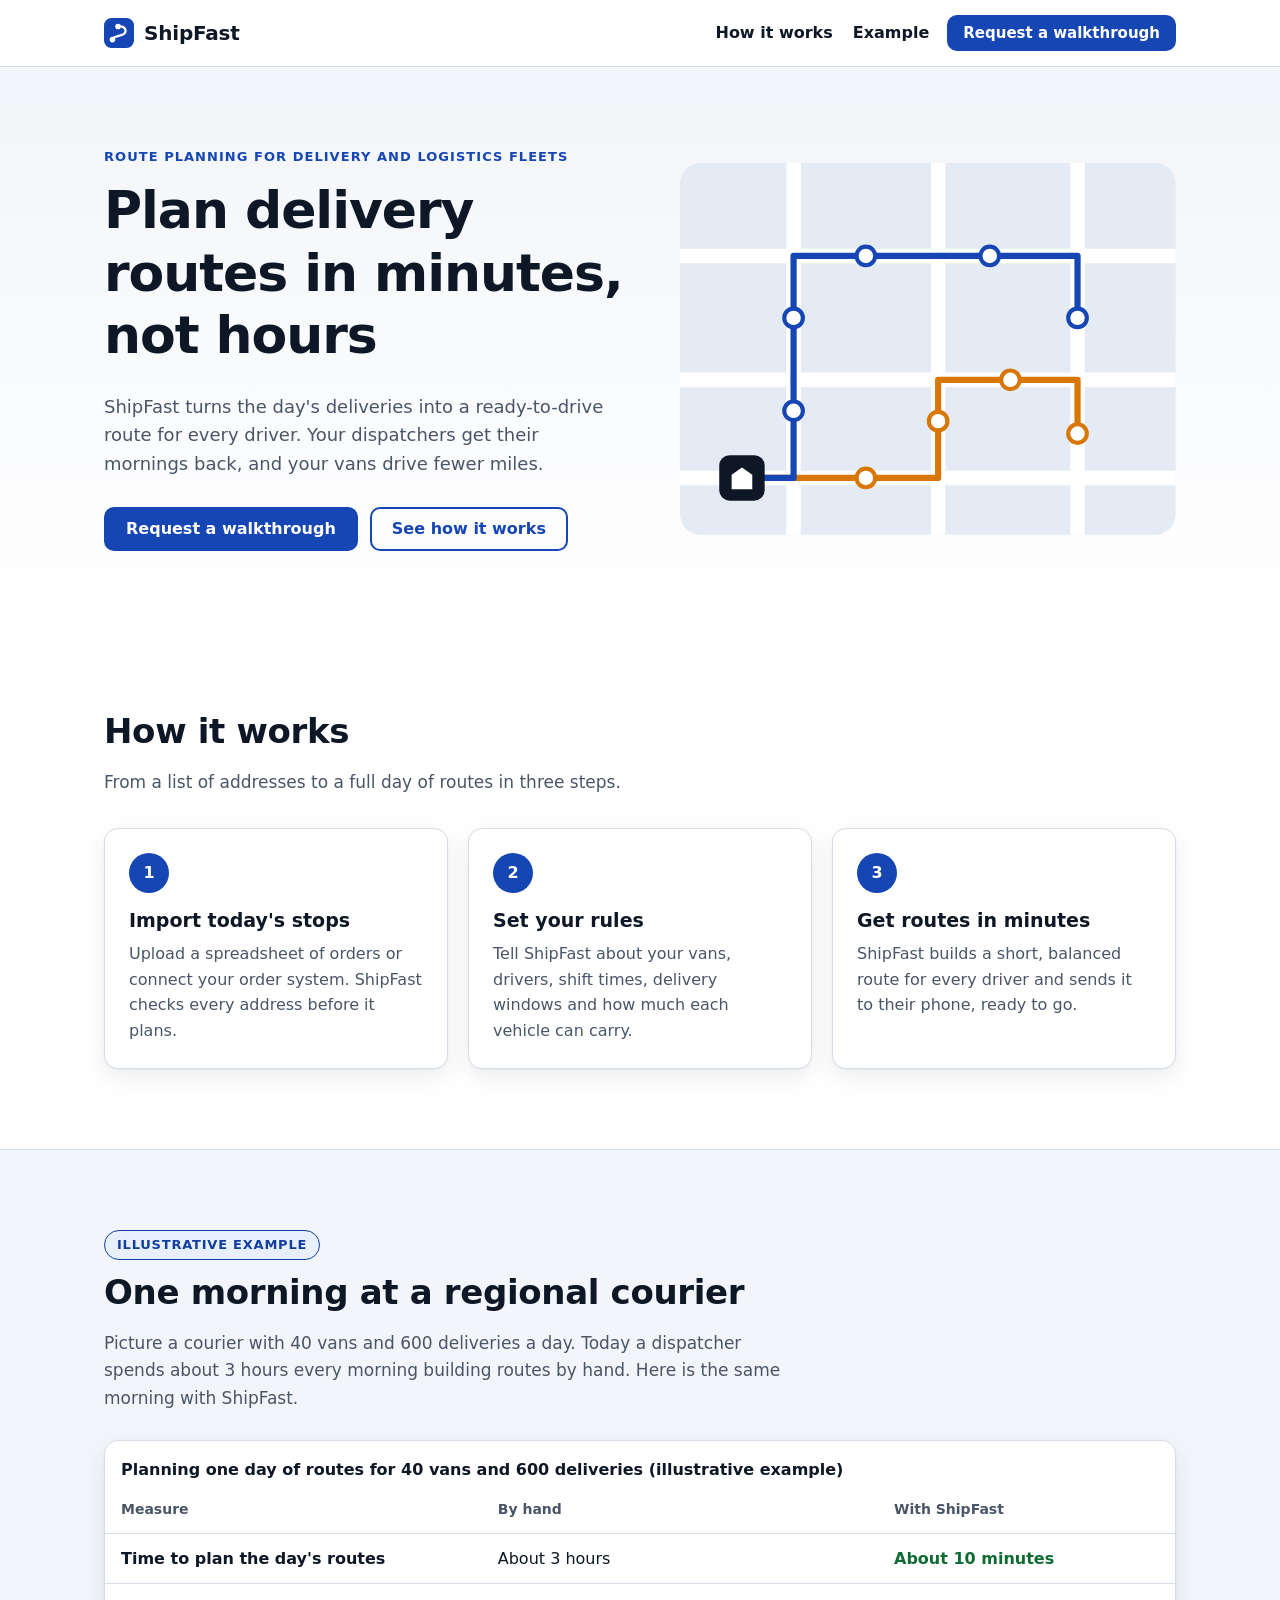
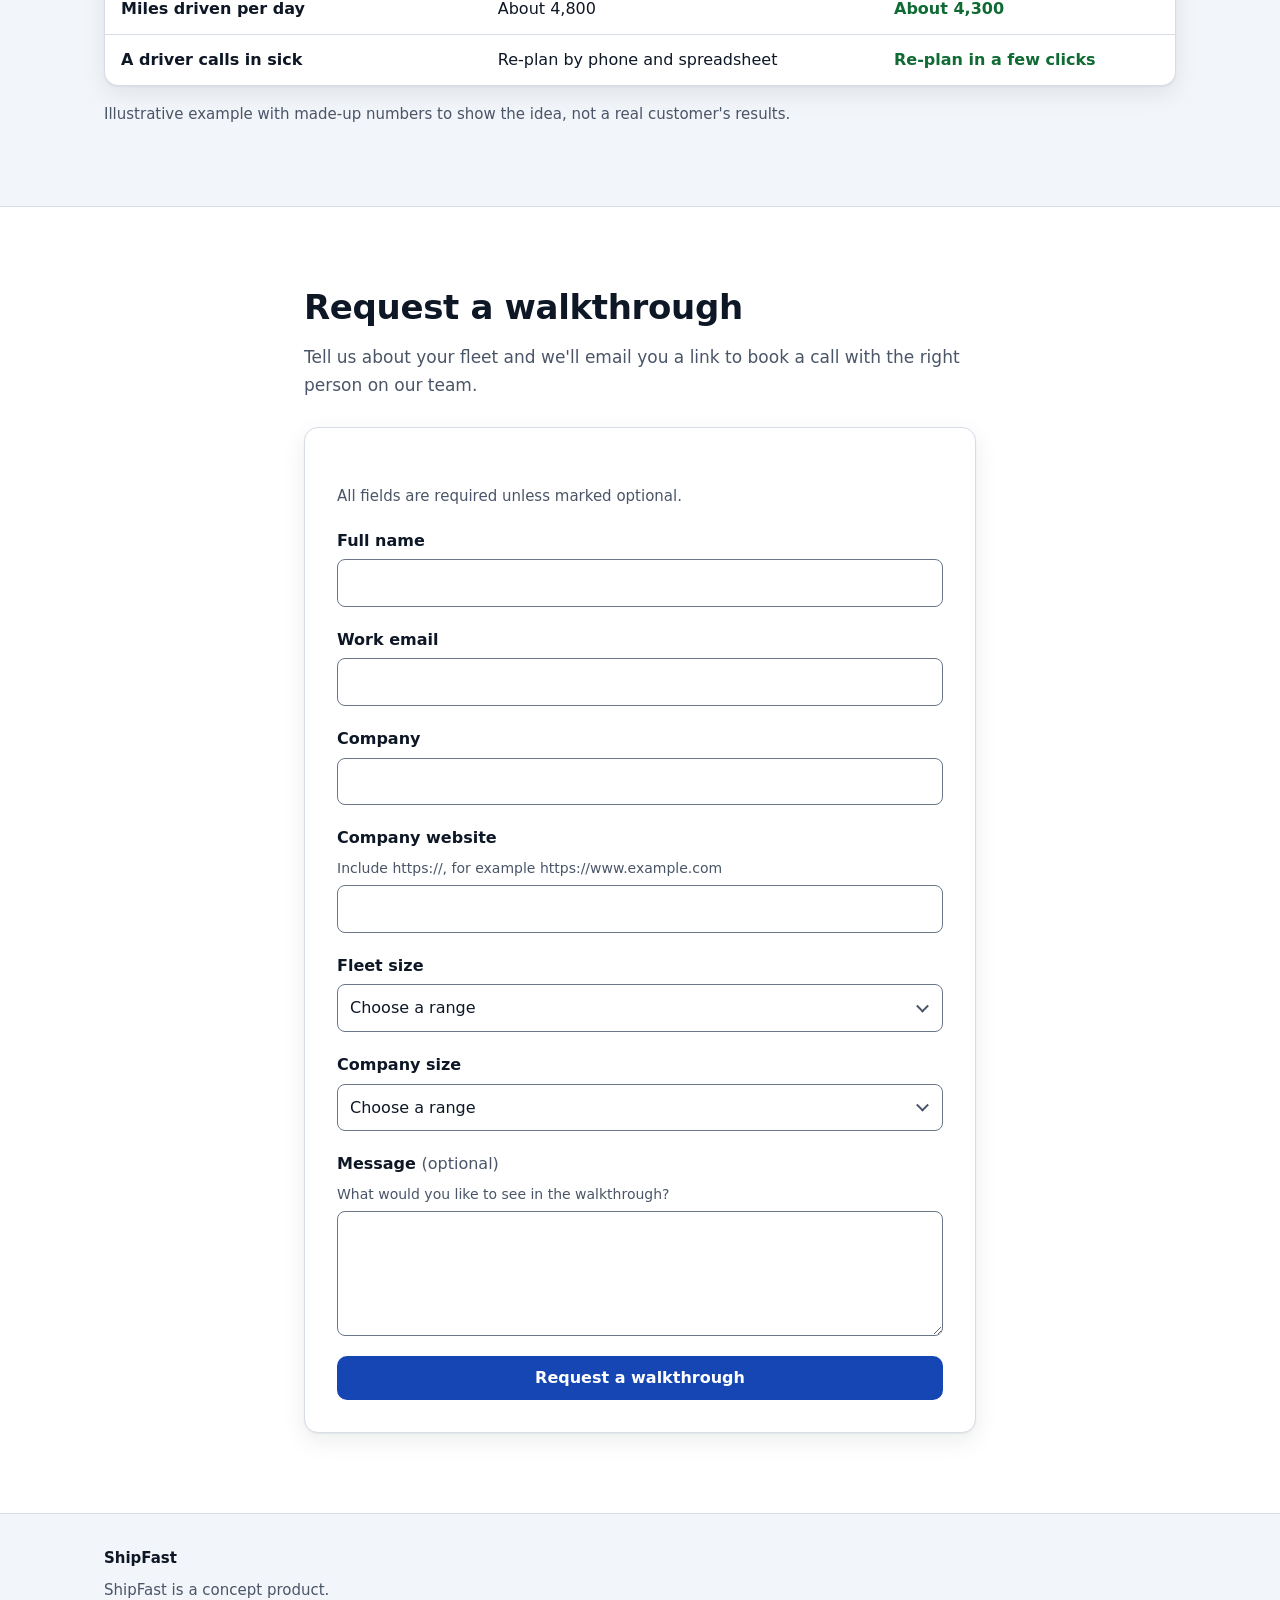
<file: index.html>
<!doctype html>
<html lang="en">
<head>
  <meta charset="utf-8">
  <meta name="viewport" content="width=device-width, initial-scale=1">
  <meta name="robots" content="noindex, nofollow">
  <meta name="color-scheme" content="light dark">
  <meta name="description" content="ShipFast plans delivery routes for your whole fleet in minutes instead of hours.">
  <title>ShipFast | Plan delivery routes in minutes</title>
  <link rel="icon" href="data:image/svg+xml,%3Csvg%20xmlns='http://www.w3.org/2000/svg'%20viewBox='0%200%2032%2032'%3E%3Crect%20width='32'%20height='32'%20rx='8'%20fill='%231546b3'/%3E%3Cpath%20d='M9%2023c0-5%2014-3%2014-9s-8-5-8-5'%20fill='none'%20stroke='%23fff'%20stroke-width='2.5'%20stroke-linecap='round'/%3E%3Ccircle%20cx='9'%20cy='23'%20r='3'%20fill='%23fff'/%3E%3Ccircle%20cx='15'%20cy='9'%20r='3'%20fill='%23fff'/%3E%3C/svg%3E">
  <link rel="stylesheet" href="styles.css">
</head>
<body>
  <a class="skip-link" href="#main">Skip to main content</a>

  <header class="site-header">
    <div class="container header-inner">
      <a class="brand" href="index.html">
        <svg width="30" height="30" viewBox="0 0 32 32" aria-hidden="true" focusable="false">
          <rect class="logo-bg" width="32" height="32" rx="8" fill="#1546b3"/>
          <path class="logo-mark" d="M9 23c0-5 14-3 14-9s-8-5-8-5" fill="none" stroke="#ffffff" stroke-width="2.5" stroke-linecap="round"/>
          <circle class="logo-dot" cx="9" cy="23" r="3" fill="#ffffff"/>
          <circle class="logo-dot" cx="15" cy="9" r="3" fill="#ffffff"/>
        </svg>
        <span>ShipFast</span>
      </a>
      <nav class="site-nav" aria-label="Main">
        <a href="#how">How it works</a>
        <a href="#example">Example</a>
        <a class="button button-small" href="#walkthrough">Request a walkthrough</a>
      </nav>
    </div>
  </header>

  <main id="main">
    <section class="hero" aria-labelledby="hero-title">
      <div class="container hero-inner">
        <div class="hero-text">
          <p class="eyebrow">Route planning for delivery and logistics fleets</p>
          <h1 id="hero-title">Plan delivery routes in minutes, not hours</h1>
          <p class="lead">ShipFast turns the day's deliveries into a ready-to-drive route for every driver. Your dispatchers get their mornings back, and your vans drive fewer miles.</p>
          <div class="hero-actions">
            <a class="button" href="#walkthrough">Request a walkthrough</a>
            <a class="button button-secondary" href="#how">See how it works</a>
          </div>
        </div>

        <div class="hero-art">
          <!-- Decorative illustration: two delivery routes leaving one depot -->
          <svg width="480" height="360" viewBox="0 0 480 360" aria-hidden="true" focusable="false">
            <rect class="map-bg" width="480" height="360" rx="20" fill="#e4ebf5"/>
            <g class="map-street" fill="none" stroke="#ffffff" stroke-width="14">
              <path d="M0 90H480M0 210H480M0 305H480M110 0V360M250 0V360M385 0V360"/>
            </g>
            <path class="route-b" d="M60 305H250V210H385V262" fill="none" stroke="#d97706" stroke-width="6" stroke-linecap="round" stroke-linejoin="round"/>
            <path class="route-a" d="M60 305H110V90H385V150" fill="none" stroke="#1546b3" stroke-width="6" stroke-linecap="round" stroke-linejoin="round"/>
            <g class="stop stop-b" fill="#ffffff" stroke="#d97706" stroke-width="4">
              <circle cx="180" cy="305" r="9"/>
              <circle cx="250" cy="250" r="9"/>
              <circle cx="320" cy="210" r="9"/>
              <circle cx="385" cy="262" r="9"/>
            </g>
            <g class="stop stop-a" fill="#ffffff" stroke="#1546b3" stroke-width="4">
              <circle cx="110" cy="240" r="9"/>
              <circle cx="110" cy="150" r="9"/>
              <circle cx="180" cy="90" r="9"/>
              <circle cx="300" cy="90" r="9"/>
              <circle cx="385" cy="150" r="9"/>
            </g>
            <rect class="depot" x="38" y="283" width="44" height="44" rx="10" fill="#0e1726"/>
            <path class="depot-mark" d="M50 316V302L60 295L70 302V316Z" fill="#ffffff"/>
          </svg>
        </div>
      </div>
    </section>

    <section id="how" class="section" aria-labelledby="how-title">
      <div class="container">
        <h2 id="how-title">How it works</h2>
        <p class="section-intro">From a list of addresses to a full day of routes in three steps.</p>
        <ol class="steps" role="list">
          <li class="step">
            <span class="step-num"><span class="sr-only">Step </span>1</span>
            <h3>Import today's stops</h3>
            <p>Upload a spreadsheet of orders or connect your order system. ShipFast checks every address before it plans.</p>
          </li>
          <li class="step">
            <span class="step-num"><span class="sr-only">Step </span>2</span>
            <h3>Set your rules</h3>
            <p>Tell ShipFast about your vans, drivers, shift times, delivery windows and how much each vehicle can carry.</p>
          </li>
          <li class="step">
            <span class="step-num"><span class="sr-only">Step </span>3</span>
            <h3>Get routes in minutes</h3>
            <p>ShipFast builds a short, balanced route for every driver and sends it to their phone, ready to go.</p>
          </li>
        </ol>
      </div>
    </section>

    <section id="example" class="section section-alt" aria-labelledby="example-title">
      <div class="container">
        <p class="badge">Illustrative example</p>
        <h2 id="example-title">One morning at a regional courier</h2>
        <p class="section-intro">Picture a courier with 40 vans and 600 deliveries a day. Today a dispatcher spends about 3 hours every morning building routes by hand. Here is the same morning with ShipFast.</p>
        <div class="table-card">
          <table class="compare">
            <caption>Planning one day of routes for 40 vans and 600 deliveries (illustrative example)</caption>
            <thead>
              <tr>
                <th scope="col">Measure</th>
                <th scope="col">By hand</th>
                <th scope="col">With ShipFast</th>
              </tr>
            </thead>
            <tbody>
              <tr>
                <th scope="row">Time to plan the day's routes</th>
                <td>About 3 hours</td>
                <td class="win">About 10 minutes</td>
              </tr>
              <tr>
                <th scope="row">Miles driven per day</th>
                <td>About 4,800</td>
                <td class="win">About 4,300</td>
              </tr>
              <tr>
                <th scope="row">A driver calls in sick</th>
                <td>Re-plan by phone and spreadsheet</td>
                <td class="win">Re-plan in a few clicks</td>
              </tr>
            </tbody>
          </table>
        </div>
        <p class="disclaimer">Illustrative example with made-up numbers to show the idea, not a real customer's results.</p>
      </div>
    </section>

    <section id="walkthrough" class="section" aria-labelledby="walkthrough-title">
      <div class="container narrow">
        <h2 id="walkthrough-title">Request a walkthrough</h2>
        <p class="section-intro">Tell us about your fleet and we'll email you a link to book a call with the right person on our team.</p>

        <div class="form-card">
          <!--
            Field names and values must match the data contract that Make W2 expects.
            autocomplete="off" on the personal fields is on purpose, so browsers don't
            fill in anyone's saved name, email or employer.
          -->
          <form method="post" action="https://hook.eu1.make.com/b7gplh6mo32exwk5lcnyzbk5jw46yurq">
            <p class="form-note">All fields are required unless marked optional.</p>

            <div class="field">
              <label for="full_name">Full name</label>
              <input type="text" id="full_name" name="full_name" required maxlength="100" autocomplete="off">
            </div>

            <div class="field">
              <label for="work_email">Work email</label>
              <input type="email" id="work_email" name="work_email" required maxlength="254" autocomplete="off">
            </div>

            <div class="field">
              <label for="company">Company</label>
              <input type="text" id="company" name="company" required maxlength="120" autocomplete="off">
            </div>

            <div class="field">
              <label for="website">Company website</label>
              <p class="hint" id="website-hint">Include https://, for example https://www.example.com</p>
              <input type="url" id="website" name="website" required maxlength="200" autocomplete="off" aria-describedby="website-hint">
            </div>

            <div class="field">
              <label for="fleet_size">Fleet size</label>
              <div class="select-wrap">
                <select id="fleet_size" name="fleet_size" required>
                  <option value="">Choose a range</option>
                  <option value="1-9">1–9 vehicles</option>
                  <option value="10-49">10–49 vehicles</option>
                  <option value="50-199">50–199 vehicles</option>
                  <option value="200-999">200–999 vehicles</option>
                  <option value="1000+">1,000+ vehicles</option>
                </select>
              </div>
            </div>

            <div class="field">
              <label for="company_size">Company size</label>
              <div class="select-wrap">
                <select id="company_size" name="company_size" required>
                  <option value="">Choose a range</option>
                  <option value="1-49">Fewer than 50 employees</option>
                  <option value="50-199">50&ndash;199 employees</option>
                  <option value="200-499">200&ndash;499 employees</option>
                  <option value="500-1000">500&ndash;1,000 employees</option>
                  <option value="1001+">More than 1,000 employees</option>
                </select>
              </div>
            </div>

            <div class="field">
              <label for="message">Message <span class="optional">(optional)</span></label>
              <p class="hint" id="message-hint">What would you like to see in the walkthrough?</p>
              <textarea id="message" name="message" rows="4" maxlength="1000" aria-describedby="message-hint"></textarea>
            </div>

            <input type="hidden" name="form_token" value="71o_zK-sHNqW1KrZkknr0dYns5-HqtYf">
            <input type="hidden" name="source" value="shipfast-demo-site">

            <!-- Honeypot: people never see or reach this field; bots fill it in. Must stay empty. -->
            <div class="hp" aria-hidden="true">
              <label for="fax">Fax (leave this empty)</label>
              <input type="text" id="fax" name="fax" tabindex="-1" autocomplete="off">
            </div>

            <button type="submit" class="button button-block">Request a walkthrough</button>
          </form>
        </div>
      </div>
    </section>
  </main>

  <footer class="site-footer">
    <div class="container">
      <p class="footer-brand">ShipFast</p>
      <p class="footer-notice">ShipFast is a concept product.</p>
    </div>
  </footer>
</body>
</html>
</file>
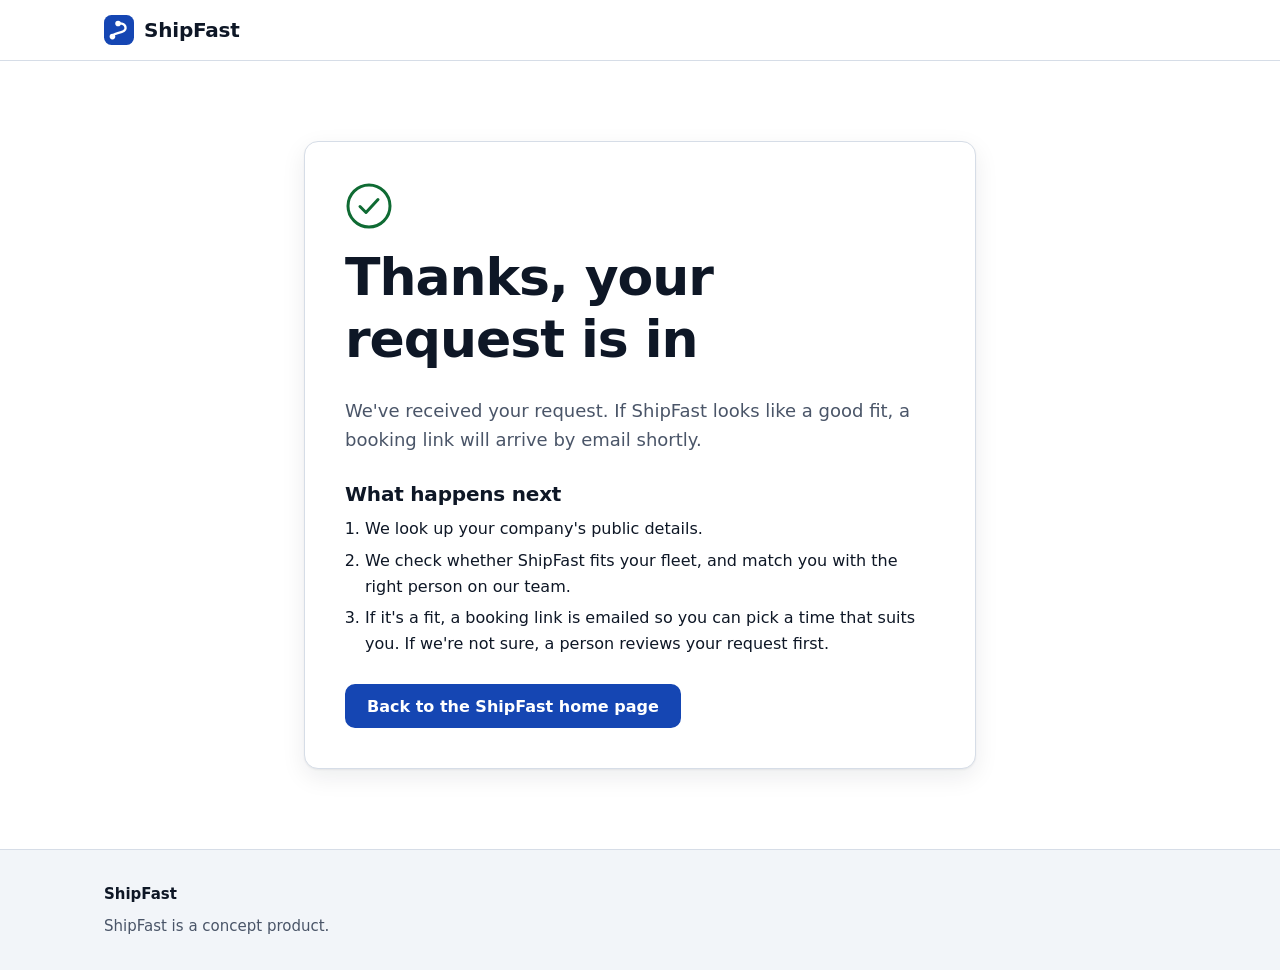
<file: thanks.html>
<!doctype html>
<html lang="en">
<head>
  <meta charset="utf-8">
  <meta name="viewport" content="width=device-width, initial-scale=1">
  <meta name="robots" content="noindex, nofollow">
  <meta name="color-scheme" content="light dark">
  <meta name="description" content="Your ShipFast walkthrough request has been received.">
  <title>Request received | ShipFast</title>
  <link rel="icon" href="data:image/svg+xml,%3Csvg%20xmlns='http://www.w3.org/2000/svg'%20viewBox='0%200%2032%2032'%3E%3Crect%20width='32'%20height='32'%20rx='8'%20fill='%231546b3'/%3E%3Cpath%20d='M9%2023c0-5%2014-3%2014-9s-8-5-8-5'%20fill='none'%20stroke='%23fff'%20stroke-width='2.5'%20stroke-linecap='round'/%3E%3Ccircle%20cx='9'%20cy='23'%20r='3'%20fill='%23fff'/%3E%3Ccircle%20cx='15'%20cy='9'%20r='3'%20fill='%23fff'/%3E%3C/svg%3E">
  <link rel="stylesheet" href="styles.css">
</head>
<body>
  <a class="skip-link" href="#main">Skip to main content</a>

  <header class="site-header">
    <div class="container header-inner">
      <a class="brand" href="index.html">
        <svg width="30" height="30" viewBox="0 0 32 32" aria-hidden="true" focusable="false">
          <rect class="logo-bg" width="32" height="32" rx="8" fill="#1546b3"/>
          <path class="logo-mark" d="M9 23c0-5 14-3 14-9s-8-5-8-5" fill="none" stroke="#ffffff" stroke-width="2.5" stroke-linecap="round"/>
          <circle class="logo-dot" cx="9" cy="23" r="3" fill="#ffffff"/>
          <circle class="logo-dot" cx="15" cy="9" r="3" fill="#ffffff"/>
        </svg>
        <span>ShipFast</span>
      </a>
    </div>
  </header>

  <main id="main">
    <div class="section">
      <div class="container narrow">
        <div class="thanks-card">
          <svg class="thanks-icon" width="48" height="48" viewBox="0 0 48 48" aria-hidden="true" focusable="false" fill="none" stroke="currentColor" stroke-width="3" stroke-linecap="round" stroke-linejoin="round">
            <circle cx="24" cy="24" r="21"/>
            <path d="M15 24.5l6 6 12-13"/>
          </svg>
          <h1>Thanks, your request is in</h1>
          <p class="lead">We've received your request. If ShipFast looks like a good fit, a booking link will arrive by email shortly.</p>

          <h2>What happens next</h2>
          <ol class="next-steps">
            <li>We look up your company's public details.</li>
            <li>We check whether ShipFast fits your fleet, and match you with the right person on our team.</li>
            <li>If it's a fit, a booking link is emailed so you can pick a time that suits you. If we're not sure, a person reviews your request first.</li>
          </ol>

          <a class="button" href="index.html">Back to the ShipFast home page</a>
        </div>
      </div>
    </div>
  </main>

  <footer class="site-footer">
    <div class="container">
      <p class="footer-brand">ShipFast</p>
      <p class="footer-notice">ShipFast is a concept product.</p>
    </div>
  </footer>
</body>
</html>
</file>
<file: styles.css>
/*
  ShipFast site: shared styles for index.html and thanks.html.
  No external fonts, images or scripts. Light and dark mode follow the
  visitor's device setting (prefers-color-scheme).
  Text colors meet WCAG AA contrast (4.5:1); field borders and focus
  rings meet 3:1, in both themes.
*/

/* ---------- Color tokens ---------- */

:root {
  color-scheme: light dark;

  --bg: #ffffff;
  --bg-alt: #f2f5f9;
  --surface: #ffffff;
  --text: #0e1726;
  --muted: #4a5568;
  --border: #d6dde7;
  --field-bg: #ffffff;
  --field-border: #6b7789;
  --brand: #1546b3;
  --brand-hover: #0f3a96;
  --brand-text: #ffffff;
  --link: #1546b3;
  --focus: #1546b3;
  --accent: #d97706;
  --badge-bg: #e8effd;
  --badge-text: #123e9e;
  --error: #b42318;
  --good: #0f6b33;
  --map-bg: #e4ebf5;
  --map-street: #ffffff;
  --shadow: 0 1px 2px rgb(14 23 38 / 6%), 0 8px 24px rgb(14 23 38 / 8%);

  --radius: 14px;
  --radius-sm: 8px;
}

@media (prefers-color-scheme: dark) {
  :root {
    --bg: #0b1220;
    --bg-alt: #101a2c;
    --surface: #15213a;
    --text: #e7ecf3;
    --muted: #a9b6c8;
    --border: #2a3a57;
    --field-bg: #0e182b;
    --field-border: #8393ab;
    --brand: #8ab4ff;
    --brand-hover: #a9c8ff;
    --brand-text: #0b1220;
    --link: #9fc0ff;
    --focus: #9fc0ff;
    --accent: #f5b13d;
    --badge-bg: #182a4d;
    --badge-text: #b8d0ff;
    --error: #ff8a80;
    --good: #6ee7a0;
    --map-bg: #12203a;
    --map-street: #1e3050;
    --shadow: 0 1px 2px rgb(0 0 0 / 30%), 0 8px 24px rgb(0 0 0 / 35%);
  }
}

/* ---------- Base ---------- */

*,
*::before,
*::after {
  box-sizing: border-box;
}

html {
  -webkit-text-size-adjust: 100%;
  text-size-adjust: 100%;
}

@media (prefers-reduced-motion: no-preference) {
  html {
    scroll-behavior: smooth;
  }
}

body {
  margin: 0;
  min-height: 100vh;
  display: flex;
  flex-direction: column;
  background: var(--bg);
  color: var(--text);
  font-family: system-ui, -apple-system, "Segoe UI", Roboto, "Helvetica Neue", Arial, sans-serif;
  font-size: 1rem;
  line-height: 1.6;
}

main {
  flex: 1 0 auto;
}

h1,
h2,
h3 {
  margin: 0 0 0.5em;
  line-height: 1.2;
  text-wrap: balance;
}

h1 {
  font-size: clamp(2rem, 1.25rem + 3.5vw, 3.25rem);
  letter-spacing: -0.02em;
}

h2 {
  font-size: clamp(1.5rem, 1.2rem + 1.5vw, 2.125rem);
  letter-spacing: -0.01em;
}

h3 {
  font-size: 1.1875rem;
}

p {
  margin: 0 0 1em;
}

a {
  color: var(--link);
  text-underline-offset: 0.15em;
}

a:hover {
  text-decoration-thickness: 2px;
}

/* Visible keyboard focus everywhere */
:focus-visible {
  outline: 3px solid var(--focus);
  outline-offset: 3px;
}

.sr-only {
  position: absolute;
  width: 1px;
  height: 1px;
  padding: 0;
  margin: -1px;
  overflow: hidden;
  clip: rect(0 0 0 0);
  clip-path: inset(50%);
  white-space: nowrap;
  border: 0;
}

.skip-link {
  position: absolute;
  top: -200px;
  left: 16px;
  z-index: 10;
  padding: 10px 16px;
  border: 2px solid var(--focus);
  border-radius: var(--radius-sm);
  background: var(--surface);
  color: var(--text);
  font-weight: 700;
}

.skip-link:focus {
  top: 12px;
}

.container {
  width: 100%;
  max-width: 1120px;
  margin-inline: auto;
  padding-inline: 16px;
}

.narrow {
  max-width: 720px;
}

@media (min-width: 640px) {
  .container {
    padding-inline: 24px;
  }
}

/* ---------- Header ---------- */

.site-header {
  background: var(--bg);
  border-bottom: 1px solid var(--border);
}

.header-inner {
  display: flex;
  flex-wrap: wrap;
  align-items: center;
  justify-content: space-between;
  gap: 8px 24px;
  padding-block: 14px;
}

.brand {
  display: inline-flex;
  align-items: center;
  gap: 10px;
  color: var(--text);
  font-size: 1.25rem;
  font-weight: 800;
  letter-spacing: -0.01em;
  text-decoration: none;
}

.brand svg {
  flex: none;
}

.logo-bg {
  fill: var(--brand);
}

.logo-mark {
  stroke: var(--brand-text);
}

.logo-dot {
  fill: var(--brand-text);
}

.site-nav {
  display: flex;
  flex-wrap: wrap;
  align-items: center;
  gap: 4px 16px;
}

.site-nav a:not(.button) {
  padding: 6px 2px;
  color: var(--text);
  font-weight: 600;
  text-decoration: none;
}

.site-nav a:not(.button):hover {
  text-decoration: underline;
}

/* Narrow phones: keep all three nav items on one row under the logo */
@media (max-width: 479px) {
  .site-nav {
    gap: 4px 12px;
    font-size: 0.875rem;
  }

  .site-nav .button-small {
    padding-inline: 12px;
    font-size: 0.875rem;
  }
}

/* ---------- Buttons ---------- */

.button {
  display: inline-flex;
  align-items: center;
  justify-content: center;
  min-height: 44px;
  padding: 10px 20px;
  border: 2px solid var(--brand);
  border-radius: 10px;
  background: var(--brand);
  color: var(--brand-text);
  font: inherit;
  font-weight: 700;
  line-height: 1.2;
  text-align: center;
  text-decoration: none;
  cursor: pointer;
}

.button:hover {
  border-color: var(--brand-hover);
  background: var(--brand-hover);
}

.button-secondary {
  border-color: currentColor;
  background: transparent;
  color: var(--link);
}

.button-secondary:hover {
  border-color: currentColor;
  background: var(--badge-bg);
}

.button-small {
  min-height: 36px;
  padding: 6px 14px;
  font-size: 0.9375rem;
}

.button-block {
  width: 100%;
}

/* ---------- Hero ---------- */

.hero {
  padding-block: 48px 56px;
  background: linear-gradient(180deg, var(--bg-alt), var(--bg));
}

.hero-inner {
  display: grid;
  gap: 40px;
  align-items: center;
}

.hero-inner > * {
  min-width: 0;
}

@media (min-width: 880px) {
  .hero {
    padding-block: 80px;
  }

  .hero-inner {
    grid-template-columns: 1.05fr 1fr;
    gap: 56px;
  }
}

.eyebrow {
  margin-bottom: 12px;
  color: var(--link);
  font-size: 0.8125rem;
  font-weight: 700;
  letter-spacing: 0.08em;
  text-transform: uppercase;
}

.lead {
  max-width: 36em;
  color: var(--muted);
  font-size: 1.125rem;
}

.hero-actions {
  display: flex;
  flex-wrap: wrap;
  gap: 12px;
  margin-top: 28px;
}

.hero-art svg {
  display: block;
  width: 100%;
  max-width: 560px;
  height: auto;
  margin-inline: auto;
}

/* Hero illustration colors (decorative SVG) */
.map-bg {
  fill: var(--map-bg);
}

.map-street {
  stroke: var(--map-street);
}

.route-a {
  stroke: var(--brand);
}

.route-b {
  stroke: var(--accent);
}

.stop {
  fill: var(--surface);
}

.stop-a {
  stroke: var(--brand);
}

.stop-b {
  stroke: var(--accent);
}

.depot {
  fill: var(--text);
}

.depot-mark {
  fill: var(--bg);
}

/* ---------- Sections ---------- */

.section {
  padding-block: 56px;
}

@media (min-width: 880px) {
  .section {
    padding-block: 80px;
  }
}

.section-alt {
  background: var(--bg-alt);
  border-block: 1px solid var(--border);
}

.section-intro {
  max-width: 40em;
  color: var(--muted);
  font-size: 1.0625rem;
}

/* How it works */
.steps {
  display: grid;
  gap: 16px;
  margin: 32px 0 0;
  padding: 0;
  list-style: none;
}

@media (min-width: 760px) {
  .steps {
    grid-template-columns: repeat(3, 1fr);
    gap: 20px;
  }
}

.step {
  padding: 24px;
  border: 1px solid var(--border);
  border-radius: var(--radius);
  background: var(--surface);
  box-shadow: var(--shadow);
}

.step p {
  margin: 0;
  color: var(--muted);
}

.step-num {
  display: inline-grid;
  place-items: center;
  width: 40px;
  height: 40px;
  margin-bottom: 16px;
  border-radius: 50%;
  background: var(--brand);
  color: var(--brand-text);
  font-weight: 800;
}

/* Example result */
.badge {
  display: inline-block;
  margin-bottom: 12px;
  padding: 4px 12px;
  border: 1px solid currentColor;
  border-radius: 999px;
  background: var(--badge-bg);
  color: var(--badge-text);
  font-size: 0.8125rem;
  font-weight: 700;
  letter-spacing: 0.06em;
  text-transform: uppercase;
}

.table-card {
  margin-top: 28px;
  overflow-x: auto;
  border: 1px solid var(--border);
  border-radius: var(--radius);
  background: var(--surface);
  box-shadow: var(--shadow);
}

.compare {
  width: 100%;
  border-collapse: collapse;
}

.compare caption {
  padding: 16px 16px 4px;
  font-weight: 700;
  text-align: left;
}

.compare th,
.compare td {
  padding: 12px 16px;
  border-top: 1px solid var(--border);
  text-align: left;
  vertical-align: top;
}

.compare thead th {
  border-top: 0;
  color: var(--muted);
  font-size: 0.875rem;
}

.compare tbody th {
  font-weight: 600;
}

.compare .win {
  color: var(--good);
  font-weight: 700;
}

@media (max-width: 480px) {
  .compare caption {
    padding-inline: 10px;
  }

  .compare th,
  .compare td {
    padding: 10px;
  }
}

.disclaimer {
  margin: 16px 0 0;
  color: var(--muted);
  font-size: 0.9375rem;
}

/* ---------- Walkthrough request form ---------- */

.form-card {
  margin-top: 28px;
  padding: 20px 16px 24px;
  border: 1px solid var(--border);
  border-radius: var(--radius);
  background: var(--surface);
  box-shadow: var(--shadow);
}

@media (min-width: 640px) {
  .form-card {
    padding: 32px;
  }
}

.form-card form {
  display: grid;
  gap: 20px;
  margin-top: 24px;
}

.form-note {
  margin: 0;
  color: var(--muted);
  font-size: 0.9375rem;
}

.field {
  display: grid;
  gap: 6px;
}

.field label {
  font-weight: 600;
}

.optional {
  color: var(--muted);
  font-weight: 400;
}

.hint {
  margin: 0;
  color: var(--muted);
  font-size: 0.875rem;
}

.field input,
.field select,
.field textarea {
  width: 100%;
  min-height: 46px;
  padding: 10px 12px;
  border: 1px solid var(--field-border);
  border-radius: var(--radius-sm);
  background: var(--field-bg);
  color: var(--text);
  font: inherit;
}

.field textarea {
  min-height: 120px;
  resize: vertical;
}

/* Form fields always show a focus ring, however they were focused */
.field input:focus,
.field select:focus,
.field textarea:focus {
  border-color: var(--focus);
  outline: 3px solid var(--focus);
  outline-offset: 1px;
}

/* Error outline only after the visitor has interacted with the field.
   Browsers that don't know :user-invalid skip this rule and still show
   their own validation messages. */
.field input:user-invalid,
.field select:user-invalid,
.field textarea:user-invalid {
  border-color: var(--error);
  box-shadow: inset 0 0 0 1px var(--error);
}

.select-wrap {
  position: relative;
}

.select-wrap select {
  -webkit-appearance: none;
  appearance: none;
  padding-right: 44px;
}

.select-wrap::after {
  content: "";
  position: absolute;
  top: 50%;
  right: 16px;
  width: 9px;
  height: 9px;
  border-right: 2px solid var(--muted);
  border-bottom: 2px solid var(--muted);
  transform: translateY(-70%) rotate(45deg);
  pointer-events: none;
}

/* Honeypot: moved off-screen so people never see or reach it.
   (Also skipped by Tab via tabindex="-1" and hidden from screen
   readers via aria-hidden on its wrapper.) */
.hp {
  position: absolute;
  top: auto;
  left: -10000px;
  width: 1px;
  height: 1px;
  overflow: hidden;
}

/* ---------- Thank-you page ---------- */

.thanks-card {
  padding: 28px 20px;
  border: 1px solid var(--border);
  border-radius: var(--radius);
  background: var(--surface);
  box-shadow: var(--shadow);
}

@media (min-width: 640px) {
  .thanks-card {
    padding: 40px;
  }
}

.thanks-icon {
  display: block;
  margin-bottom: 16px;
  color: var(--good);
}

.thanks-card h2 {
  margin-top: 28px;
  font-size: 1.25rem;
}

.next-steps {
  margin: 0 0 28px;
  padding-left: 1.25em;
}

.next-steps li {
  margin-bottom: 6px;
}

/* ---------- Footer ---------- */

.site-footer {
  padding-block: 32px;
  border-top: 1px solid var(--border);
  background: var(--bg-alt);
  color: var(--muted);
  font-size: 0.9375rem;
}

.footer-brand {
  margin-bottom: 8px;
  color: var(--text);
  font-weight: 800;
}

.footer-notice {
  max-width: 46em;
  margin: 0;
}
</file>
